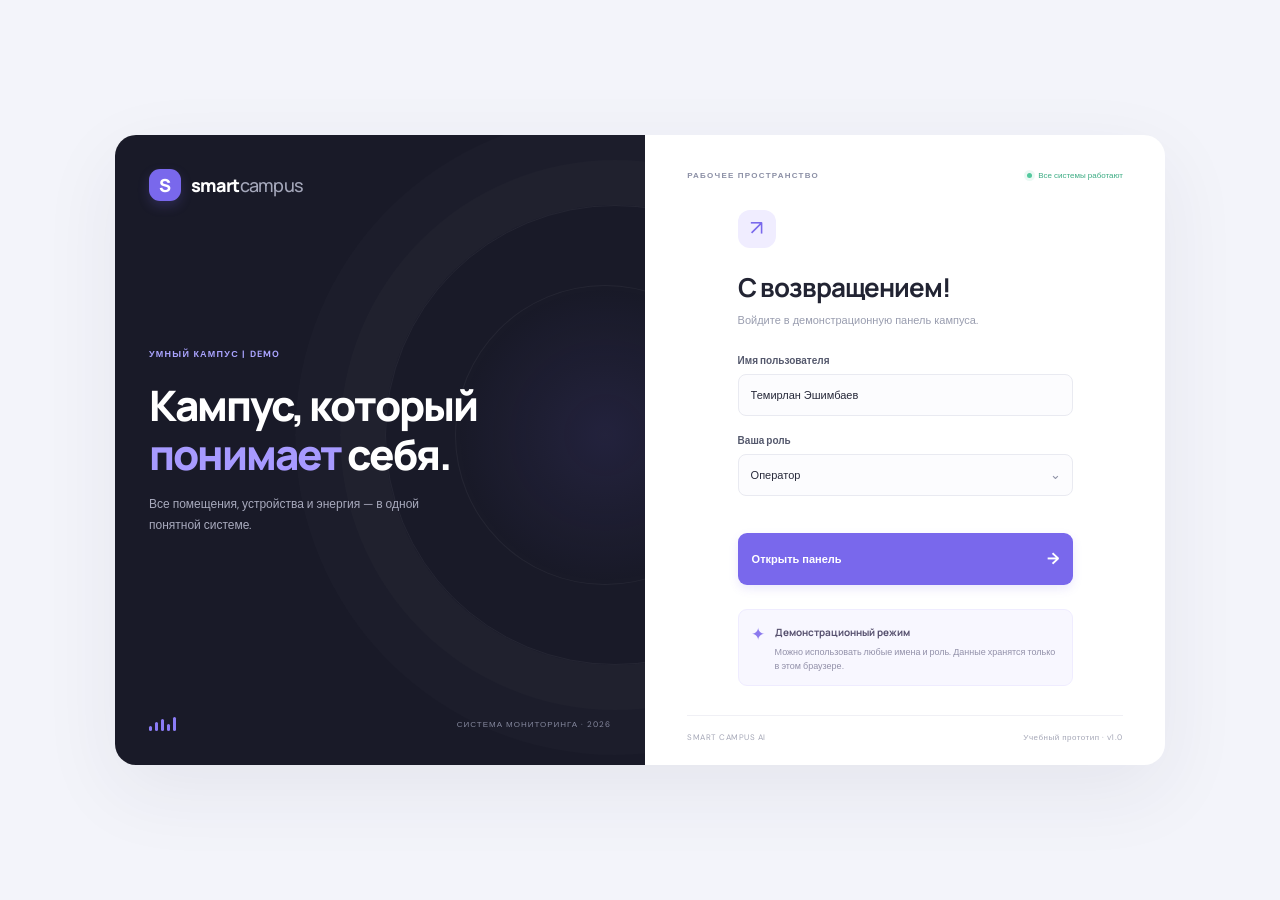
<file: index.html>
<!doctype html>
<html lang="ru">
<head>
  <meta charset="utf-8"><meta name="viewport" content="width=device-width,initial-scale=1">
  <title>Smart Campus — Вход</title><link rel="preconnect" href="https://fonts.googleapis.com">
  <link href="https://fonts.googleapis.com/css2?family=DM+Sans:wght@400;500;600;700&family=Manrope:wght@400;500;600;700;800&display=swap" rel="stylesheet">
  <link rel="stylesheet" href="assets/css/style.css">
</head>
<body class="login-body">
  <main class="login-wrap">
    <section class="login-art">
      <div class="brand brand-large"><span class="brand-mark">S</span><span>smart<span class="brand-light">campus</span></span></div>
      <div class="art-copy"><span class="eyebrow">УМНЫЙ КАМПУС | DEMO</span><h1>Кампус, который<br><em>понимает</em> себя.</h1><p>Все помещения, устройства и энергия — в одной понятной системе.</p></div>
      <div class="art-bottom"><div class="signal"><span></span><span></span><span></span><span></span><span></span></div><span>СИСТЕМА МОНИТОРИНГА · 2026</span></div>
      <div class="art-orb orb-one"></div><div class="art-orb orb-two"></div>
    </section>
    <section class="login-panel">
      <div class="login-top"><span class="eyebrow">РАБОЧЕЕ ПРОСТРАНСТВО</span><span class="status-pill"><i></i> Все системы работают</span></div>
      <div class="login-form-wrap"><div class="login-icon">↗</div><h2>С возвращением!</h2><p class="muted">Войдите в демонстрационную панель кампуса.</p>
        <form id="loginForm">
          <label for="userName">Имя пользователя</label><input id="userName" value="Темирлан Эшимбаев" autocomplete="username" required>
          <label for="userRole">Ваша роль</label><div class="select-wrap"><select id="userRole"><option>Администратор</option><option>Инжинер</option><option selected>Оператор</option></select><span>⌄</span></div>
          <button class="btn btn-primary btn-wide" type="submit">Открыть панель <span>→</span></button>
        </form>
        <div class="demo-note"><span>✦</span><div><b>Демонстрационный режим</b><p>Можно использовать любые имена и роль. Данные хранятся только в этом браузере.</p></div></div>
      </div>
      <div class="login-footer"><span>SMART CAMPUS AI</span><span>Учебный прототип · v1.0</span></div>
    </section>
  </main>
  <script src="assets/js/data.js"></script><script src="assets/js/storage.js"></script><script src="assets/js/login.js"></script>
</body></html>
</file>
<file: assets/css/style.css>
@import url('https://fonts.googleapis.com/css2?family=DM+Sans:wght@400;500;600;700&family=Manrope:wght@400;500;600;700;800&display=swap');
:root{--bg:#f6f7fb;--panel:#fff;--sidebar:#171923;--text:#222433;--muted:#85899d;--border:#eceef4;--purple:#7968ec;--purple-dark:#6655da;--green:#39b88d;--red:#e97769;--orange:#eaa36f;--blue:#6499e8;--shadow:0 4px 24px rgba(35,38,66,.035);--field:#fbfbfd}
*{box-sizing:border-box}body{margin:0;background:var(--bg);color:var(--text);font-family:'DM Sans',sans-serif;font-size:13px;line-height:1.5;transition:background .2s,color .2s}h1,h2,h3,b,strong{font-family:'Manrope','DM Sans',sans-serif}button,input,select,textarea{font:inherit}button,a,select{cursor:pointer}a{color:inherit;text-decoration:none}.light{--bg:#f7f8fc;--panel:#fff;--sidebar:#fff;--text:#222433;--muted:#85899d;--border:#e8eaf1;--field:#f8f9fc}.light .sidebar{border-right:1px solid var(--border);color:#252638}.light .brand-light{color:#7f8297}.light .nav-link{color:#777b90}.light .nav-link.active{background:#f0edff;color:#6b5be1}.light .campus-switch{background:#f8f8fc;border-color:#e9eaf2}.light .help-card{background:#f7f5ff;border-color:#ece8ff}.light .sidebar-user{border-color:var(--border)}.light .topbar{background:rgba(255,255,255,.9)}.light .sidebar .brand-mark{background:#7968ec}.light .sidebar .brand{color:#222433}
.brand{display:flex;align-items:center;gap:10px;font-family:'Manrope',sans-serif;font-weight:800;font-size:18px;letter-spacing:-.7px}.brand-light{font-weight:500;color:#a4a7ba}.brand-mark{width:32px;height:32px;border-radius:11px;background:#7968ec;color:#fff;display:inline-flex;align-items:center;justify-content:center;font-size:18px;font-weight:800;box-shadow:0 5px 12px #7968ec35}.sidebar{position:fixed;inset:0 auto 0 0;width:252px;background:var(--sidebar);color:#f7f7fc;padding:25px 16px 14px;display:flex;flex-direction:column;z-index:20}.sidebar .brand{padding:0 9px 29px}.campus-switch{display:flex;align-items:center;gap:10px;padding:12px 10px;background:#20222f;border:1px solid #2c2e3d;border-radius:12px;margin-bottom:28px}.campus-symbol{width:32px;height:32px;border-radius:9px;background:#37324f;color:#bcb2ff;display:grid;place-items:center;font-size:19px}.campus-switch b{display:block;font-size:11px;font-weight:700}.campus-switch small{display:block;color:#888da5;font-size:10px;margin-top:2px}.chevron{margin-left:auto;color:#83869a}.nav-label,.eyebrow{font-size:9px;letter-spacing:1.25px;font-weight:700;color:#8b8fa5}.nav-label{padding:0 10px 11px}.sidebar nav{display:flex;flex-direction:column;gap:5px}.nav-link{height:42px;display:flex;align-items:center;gap:12px;padding:0 11px;border-radius:9px;color:#9a9db0;font-weight:500;font-size:12px;transition:.18s}.nav-link:hover{background:#222431;color:#fff}.nav-link.active{background:#302b4e;color:#c4bbff;font-weight:600}.nav-icon{font-size:17px;width:20px;text-align:center}.nav-count{margin-left:auto;min-width:20px;text-align:center;background:#49405f;color:#e4dcff;border-radius:6px;padding:1px 5px;font-size:10px}.sidebar-bottom{margin-top:auto}.help-card{border:1px solid #303143;background:#20212e;border-radius:12px;padding:14px;margin:12px 0 15px}.help-star{color:#b8adff;font-size:18px;margin-bottom:7px}.help-card b{font-size:11px}.help-card p{font-size:10px;color:#999db0;line-height:1.6;margin:5px 0 10px}.text-button{border:0;background:none;padding:0;color:#c6bdff;font-weight:600;font-size:10px}.text-button span{margin-left:5px}.sidebar-user{border-top:1px solid #2e3040;padding:14px 4px 0;display:flex;align-items:center;gap:9px}.avatar,.top-avatar{width:31px;height:31px;border-radius:10px;background:#f1c5a4;color:#573f35;display:grid;place-items:center;font-weight:700}.user-copy{min-width:0;flex:1}.user-copy b{font-size:10px;display:block;overflow:hidden;text-overflow:ellipsis;white-space:nowrap}.user-copy small{font-size:10px;color:#85899d}.logout{font-size:18px;color:#8c90a5;padding:5px}.main{margin-left:252px;min-height:100vh}.topbar{height:67px;position:sticky;top:0;z-index:10;background:rgba(246,247,251,.92);backdrop-filter:blur(16px);border-bottom:1px solid var(--border);display:flex;align-items:center;justify-content:space-between;padding:0 36px}.crumb{font-size:11px;color:var(--muted)}.crumb span{padding:0 10px;color:#c4c7d3}.crumb b{color:var(--text);font-weight:600}.top-actions{display:flex;align-items:center;gap:17px}.live-indicator{font-size:10px;color:var(--muted);display:flex;align-items:center;gap:7px}.live-indicator i,.status-pill i{width:6px;height:6px;border-radius:50%;background:#54c99e;display:inline-block;box-shadow:0 0 0 3px #54c99e1e}.icon-button{position:relative;width:31px;height:31px;border:1px solid var(--border);background:var(--panel);color:var(--muted);border-radius:9px;font-size:17px}.notif-dot{position:absolute;right:6px;top:5px;width:5px;height:5px;background:#ee8c78;border-radius:50%;border:1px solid var(--panel)}.top-avatar{width:30px;height:30px;border-radius:9px;background:#d4d1ff;color:#5749bc}.page-content{padding:31px 36px 18px;max-width:1600px;margin:auto}.page-heading{display:flex;justify-content:space-between;align-items:flex-end;margin-bottom:25px;gap:15px}.page-heading .eyebrow{margin-bottom:7px}.page-heading h1{font-size:26px;letter-spacing:-1.1px;margin:0;font-weight:800}.page-heading p{color:var(--muted);font-size:12px;margin:5px 0 0}.btn{border:1px solid transparent;border-radius:9px;padding:10px 14px;font-size:11px;font-weight:700;display:inline-flex;align-items:center;justify-content:center;gap:9px;transition:transform .15s,background .15s}.btn:active{transform:scale(.98)}.btn-primary{background:var(--purple);color:white;box-shadow:0 4px 10px #7968ec25}.btn-primary:hover{background:var(--purple-dark)}.btn-secondary{background:var(--panel);border-color:var(--border);color:var(--text)}.btn-secondary:hover{border-color:#c9c2ff}.btn-small{padding:7px 10px;font-size:10px}.btn-danger-outline{background:var(--panel);border:1px solid #f1c9c5;color:#d7655a;border-radius:8px;padding:9px 12px;font-size:11px;font-weight:700}.btn-wide{width:100%;margin-top:20px;padding:13px}.btn-wide span{margin-left:auto;font-size:16px}.kpi-grid{display:grid;grid-template-columns:repeat(4,minmax(0,1fr));gap:15px;margin-bottom:18px}.kpi-card,.panel{background:var(--panel);border:1px solid var(--border);border-radius:13px;box-shadow:var(--shadow)}.kpi-card{padding:17px 18px 14px;min-width:0}.kpi-top{display:flex;align-items:center;justify-content:space-between;color:var(--muted);font-size:11px;font-weight:500}.kpi-icon{width:31px;height:31px;border-radius:10px;display:grid;place-items:center;font-size:17px}.lilac{background:#f0edff;color:#8372eb}.mint{background:#e4f8f0;color:#3ab68c}.peach{background:#fff0e6;color:#e99562}.blue{background:#e9f1ff;color:#6698e7}.kpi-value{font-family:'Manrope',sans-serif;font-size:28px;font-weight:800;letter-spacing:-1px;margin:9px 0 6px}.kpi-value small{font-size:11px;font-family:'DM Sans',sans-serif;font-weight:500;letter-spacing:0;color:#9b9eb0}.kpi-foot{display:flex;align-items:center;gap:6px;font-size:10px;color:var(--muted)}.trend{font-size:10px;font-weight:700;padding:3px 6px;border-radius:5px}.trend.up{background:#e9f8f1;color:#3da77f}.trend.down{background:#fff0ec;color:#db796c}.content-grid{display:grid;gap:17px;margin-bottom:18px}.dashboard-grid{grid-template-columns:minmax(0,1.8fr) minmax(260px,1fr)}.lower-grid{grid-template-columns:minmax(0,1.45fr) minmax(300px,1fr)}.panel{padding:19px 20px;min-width:0}.panel-head{display:flex;align-items:flex-start;justify-content:space-between;gap:10px;margin-bottom:16px}.panel-head h3,.settings-section h3{margin:0;font-size:13px;letter-spacing:-.2px;font-weight:800}.panel-head p,.settings-section>div>p{margin:4px 0 0;color:var(--muted);font-size:10px}.select-static{padding:7px 9px;border:1px solid var(--border);border-radius:7px;color:var(--muted);font-size:10px;white-space:nowrap}.chart-area{height:218px;position:relative}.chart-legend{display:flex;align-items:center;gap:15px;margin-top:10px;font-size:10px;color:var(--muted);flex-wrap:wrap}.chart-legend>span{display:flex;align-items:center;gap:6px}.legend-dot{width:7px;height:7px;border-radius:50%;display:inline-block}.dot-violet{background:#8b7cf6}.dot-green{background:#5cc9a7}.dot-orange{background:#f5a76e}.chart-total{margin-left:auto}.chart-total b{color:var(--text);margin-left:4px}.plain-link{font-size:10px;color:var(--purple);font-weight:700;white-space:nowrap}.device-ring-wrap{display:flex;justify-content:center;padding:9px 0 15px}.device-ring{width:146px;height:146px;border-radius:50%;background:conic-gradient(#5cc9a7 calc(var(--pct)*1%),#f0f0f6 0);display:grid;place-items:center;position:relative}.device-ring:before{content:"";position:absolute;inset:10px;background:var(--panel);border-radius:50%}.device-ring>div{z-index:1;text-align:center}.device-ring strong{font-family:'Manrope';font-size:30px;letter-spacing:-1px;display:block}.device-ring strong small{font-size:14px}.device-ring span{font-size:10px;color:var(--muted)}.device-status-list>div{display:flex;justify-content:space-between;padding:9px 0;border-top:1px solid var(--border);font-size:10px}.device-status-list>div span{color:var(--muted)}.status-dot{display:inline-block;width:7px;height:7px;border-radius:50%;margin-right:7px}.green-dot{background:#5cc9a7}.red-dot{background:#f18b7c}.yellow-dot{background:#efc46e}.table-wrap{overflow-x:auto}table{width:100%;border-collapse:collapse;text-align:left;white-space:nowrap}th{font-size:9px;text-transform:uppercase;letter-spacing:.6px;color:#9a9daf;font-weight:700;padding:11px 10px;border-bottom:1px solid var(--border)}td{padding:12px 10px;border-bottom:1px solid var(--border);font-size:10px;color:var(--text)}tbody tr:last-child td{border-bottom:0}tbody tr:hover{background:color-mix(in srgb,var(--purple) 3%,transparent)}.room-id{font-weight:700;font-size:11px}.sub-cell{display:block;color:var(--muted);font-size:9px;margin-top:3px;max-width:190px;overflow:hidden;text-overflow:ellipsis}.pill{display:inline-flex;align-items:center;gap:5px;padding:4px 7px;border-radius:6px;font-size:9px;font-weight:700;white-space:nowrap}.pill i{width:5px;height:5px;border-radius:50%;background:currentColor}.pill.good{color:#329e79;background:#e9f8f1}.pill.warn{color:#bc8833;background:#fff6e3}.pill.bad{color:#d5655a;background:#fff0ed}.pill.info{color:#638cd5;background:#edf3ff}.alert-item{display:flex;gap:10px;padding:12px 0;border-top:1px solid var(--border)}.alert-icon{flex-shrink:0;width:30px;height:30px;display:grid;place-items:center;border-radius:9px;font-weight:800;font-size:13px}.alert-icon.danger{background:#fff0ed;color:#de796d}.alert-icon.warning{background:#fff6e3;color:#c2923f}.alert-copy{min-width:0}.alert-copy b{font-size:10px;display:block}.alert-copy p{font-size:10px;color:var(--muted);margin:3px 0}.alert-copy small{font-size:9px;color:#a4a7b6}.app-footer{display:flex;justify-content:space-between;gap:10px;color:#a1a4b5;font-size:9px;padding:15px 2px 0}.footer-dot{padding:0 5px}.footer-green{display:inline-block;width:6px;height:6px;background:#5cc9a7;border-radius:50%;margin-right:5px}.toolbar{display:flex;gap:9px;align-items:center;margin-bottom:15px;flex-wrap:wrap}.search-field{height:34px;border:1px solid var(--border);background:var(--field);border-radius:8px;display:flex;align-items:center;gap:7px;padding:0 10px;min-width:220px;flex:1}.search-field span{font-size:19px;color:#a0a3b5}.search-field input{border:0;outline:0;background:transparent;color:var(--text);width:100%;font-size:10px}.filter-select,.inline-status{height:34px;border:1px solid var(--border);background:var(--panel);color:var(--text);border-radius:8px;padding:0 10px;font-size:10px;max-width:190px}.results-count{font-size:10px;color:var(--muted);white-space:nowrap}.value-hot{color:#d76e61;font-weight:700}.sensor-id{font-size:10px;font-weight:700;color:#7567dc}.device-type-icon{display:inline-grid;place-items:center;width:23px;height:23px;background:#f0edff;border-radius:7px;color:#7968ec;margin-right:7px;font-size:14px}.empty-cell{text-align:center;color:var(--muted);padding:35px}.info-strip{display:flex;align-items:center;gap:10px;background:#f0edff70;border:1px solid #e7e1ff;border-radius:9px;padding:10px 13px;margin-top:14px;color:#7b72a6}.info-icon{font-size:16px}.info-strip p{font-size:10px;margin:0}.incident-summary{display:grid;grid-template-columns:repeat(3,1fr);gap:13px;margin-bottom:17px}.mini-stat{background:var(--panel);border:1px solid var(--border);border-radius:12px;padding:14px 16px;display:flex;align-items:center;gap:12px}.mini-stat-icon{width:34px;height:34px;border-radius:10px;display:grid;place-items:center;font-size:16px}.mini-stat small{display:block;color:var(--muted);font-size:10px}.mini-stat b{font-size:21px;line-height:1.2}.incident-title{font-weight:700;font-size:10px;max-width:220px;overflow:hidden;text-overflow:ellipsis}.inline-status{height:27px;max-width:115px;padding:0 7px}.table-action{border:0;background:transparent;color:#8e91a5;font-size:16px;padding:4px}.table-action:hover{color:var(--purple)}.analytics-intro{display:flex;align-items:center;gap:13px;padding:16px 18px;background:linear-gradient(105deg,#eeebff,#f7f5ff);border:1px solid #e7e1ff;border-radius:12px;margin-bottom:17px;color:#4d467e}.ai-badge{width:37px;height:37px;border-radius:11px;background:#fff;color:#7968ec;display:grid;place-items:center;font-size:21px;flex-shrink:0}.analytics-intro b{font-size:12px}.analytics-intro p{font-size:10px;margin:3px 0 0;color:#827ba6}.analysis-date{margin-left:auto;font-size:9px;white-space:nowrap;color:#8d86b1}.analytics-kpis{grid-template-columns:repeat(3,minmax(0,1fr))}.analytics-grid{grid-template-columns:1fr 1fr}.chart-medium{height:225px}.anomalies-panel{margin-bottom:18px}.anomaly-row{display:flex;align-items:center;gap:12px;padding:14px 0;border-top:1px solid var(--border)}.anomaly-mark{width:30px;height:30px;border-radius:9px;display:grid;place-items:center;font-weight:800;flex-shrink:0}.anomaly-mark.critical{background:#fff0ed;color:#d7655a}.anomaly-mark.warning{background:#fff6e3;color:#bc8833}.anomaly-main{min-width:0;flex:1}.anomaly-title{display:flex;align-items:center;gap:8px;flex-wrap:wrap}.anomaly-title b{font-size:10px}.anomaly-main p{font-size:9px;color:var(--muted);margin:4px 0}.anomaly-main small{font-size:10px;color:#777b91}.method-note{background:var(--field);border-radius:8px;padding:12px 14px;margin-top:10px}.method-note b{font-size:10px}.method-note p{font-size:10px;color:var(--muted);margin:4px 0 0}.empty-state{text-align:center;padding:28px;color:var(--muted)}.notification-toolbar{display:flex;justify-content:space-between;align-items:center;margin-bottom:13px;color:var(--muted);font-size:11px}.notification-toolbar b{color:var(--text)}.notifications-list{padding:5px 20px}.notification-row{display:flex;align-items:center;gap:12px;padding:15px 0;border-bottom:1px solid var(--border)}.notification-row:last-child{border:0}.notification-row .alert-copy{flex:1}.notification-unread{width:6px;height:6px;border-radius:50%;background:#7968ec}.settings-layout{display:grid;grid-template-columns:minmax(0,1.7fr) minmax(230px,.8fr);gap:17px}.settings-panel{padding:0 22px}.settings-section{display:grid;grid-template-columns:1fr 1.2fr;gap:25px;padding:23px 0}.settings-divider{border-top:1px solid var(--border)}.theme-options{display:flex;gap:10px}.theme-option{background:var(--panel);border:1px solid var(--border);border-radius:10px;padding:8px;width:110px;text-align:left;color:var(--text)}.theme-option.chosen{border:1.5px solid var(--purple);box-shadow:0 0 0 2px #7968ec12}.theme-preview{height:48px;border-radius:6px;display:grid;place-items:center;font-size:24px;margin-bottom:7px}.dark-preview{background:#222431;color:#bcb2ff}.light-preview{background:#f1f2f7;color:#7968ec}.theme-option b{font-size:10px}.settings-fields{display:flex;flex-direction:column;gap:11px;align-items:flex-start}.settings-fields label{width:100%;font-size:10px;color:var(--muted)}.settings-fields input{display:block;margin-top:5px;width:100%;border:1px solid var(--border);border-radius:8px;background:var(--field);color:var(--text);padding:9px 10px;outline:none;font-size:11px}.settings-fields input:focus,.login-form-wrap input:focus{border-color:#a79cff;box-shadow:0 0 0 3px #7968ec15}.settings-fields input:disabled{opacity:.5}.reset-warning{display:flex;gap:9px;background:#fff7e9;color:#aa8547;padding:10px;border-radius:8px;font-size:10px}.reset-warning p{margin:0}.about-panel{text-align:center;padding:25px 20px;align-self:start}.about-logo{display:flex;justify-content:center;margin:0 auto 12px}.about-logo .brand-mark{width:42px;height:42px;border-radius:13px;font-size:23px}.about-panel h3{margin:0;font-size:14px}.about-panel>p{font-size:10px;color:var(--muted);max-width:210px;margin:6px auto 22px}.about-meta{display:flex;justify-content:space-between;border-top:1px solid var(--border);padding:11px 0;font-size:10px}.about-meta span{color:var(--muted)}.about-meta b{font-size:10px}.about-foot{border-top:1px solid var(--border);padding-top:14px;color:var(--muted);font-size:10px}.modal-backdrop{position:fixed;inset:0;background:#14152285;z-index:50;display:grid;place-items:center;padding:20px;backdrop-filter:blur(4px)}.modal{width:min(520px,100%);max-height:90vh;overflow:auto;background:var(--panel);border:1px solid var(--border);border-radius:16px;padding:23px;box-shadow:0 25px 80px #15162530}.modal-head{display:flex;justify-content:space-between;align-items:flex-start;margin-bottom:20px}.modal-head .eyebrow{color:var(--purple)}.modal-head h2{font-size:21px;margin:4px 0 0;letter-spacing:-.7px}.modal-close{width:30px;height:30px;border:1px solid var(--border);background:var(--field);color:var(--muted);border-radius:8px;font-size:20px}.modal form label,.login-form-wrap label{display:block;font-size:10px;color:var(--muted);font-weight:600;margin-bottom:13px}.modal input,.modal select,.modal textarea,.select-wrap select{display:block;width:100%;margin-top:6px;padding:10px 11px;border:1px solid var(--border);border-radius:8px;background:var(--field);color:var(--text);outline:none;font-size:11px;resize:vertical}.modal input:focus,.modal textarea:focus,.modal select:focus{border-color:#a79cff}.form-row{display:grid;grid-template-columns:1fr 1fr;gap:12px}.modal-actions{display:flex;justify-content:flex-end;gap:8px;padding-top:8px}.toast-root{position:fixed;bottom:22px;right:24px;z-index:80}.toast{display:flex;align-items:center;gap:10px;padding:12px 16px;background:#222431;color:white;border-radius:10px;box-shadow:0 10px 35px #1113;font-size:11px;animation:toastIn .2s ease}.toast span{display:grid;place-items:center;width:20px;height:20px;background:#3cae87;border-radius:50%}@keyframes toastIn{from{transform:translateY(8px);opacity:0}to{transform:translateY(0);opacity:1}}.mobile-menu{display:none}
.login-body{background:#f3f4fa;min-height:100vh;display:grid;place-items:center;padding:28px}.login-wrap{display:grid;grid-template-columns:1.02fr 1fr;max-width:1050px;width:100%;min-height:630px;background:white;border-radius:21px;overflow:hidden;box-shadow:0 25px 80px #27274c12}.login-art{position:relative;overflow:hidden;background:#191a28;color:white;padding:34px;display:flex;flex-direction:column;justify-content:space-between}.brand-large{position:relative;z-index:2}.art-copy{position:relative;z-index:2;margin:0 0 25px}.art-copy .eyebrow{color:#aaa4ff}.art-copy h1{font-size:42px;line-height:1.17;letter-spacing:-2px;margin:18px 0 15px;font-weight:800}.art-copy h1 em{font-style:normal;color:#a79aff}.art-copy p{color:#a8aabd;font-size:12px;max-width:270px;line-height:1.8}.art-bottom{display:flex;align-items:center;justify-content:space-between;color:#85889e;font-size:8px;letter-spacing:1px;position:relative;z-index:2}.signal{display:flex;align-items:flex-end;gap:3px;height:15px}.signal span{width:3px;border-radius:2px;background:#8b7cf6}.signal span:nth-child(1){height:5px}.signal span:nth-child(2){height:9px}.signal span:nth-child(3){height:12px}.signal span:nth-child(4){height:7px}.signal span:nth-child(5){height:14px}.art-orb{position:absolute;border:1px solid #ffffff0d;border-radius:50%;pointer-events:none}.orb-one{width:460px;height:460px;right:-200px;top:70px;box-shadow:0 0 0 45px #ffffff04,0 0 0 90px #ffffff03}.orb-two{width:300px;height:300px;right:-110px;top:150px;background:radial-gradient(circle,#7968ec1b,transparent 70%)}.login-panel{padding:34px 42px 22px;display:flex;flex-direction:column}.login-top{display:flex;justify-content:space-between;align-items:center;gap:8px}.login-top .eyebrow{font-size:8px}.status-pill{font-size:8px;color:#3aab82;display:flex;align-items:center;gap:6px;white-space:nowrap}.status-pill i{width:5px;height:5px}.login-form-wrap{max-width:335px;width:100%;margin:auto}.login-icon{width:38px;height:38px;border-radius:12px;background:#f0edff;color:#7968ec;display:grid;place-items:center;font-size:21px;margin-bottom:20px}.login-form-wrap h2{font-size:26px;letter-spacing:-1px;margin:0 0 5px}.muted{color:#999daf;font-size:11px;margin:0 0 25px}.login-form-wrap label{color:#55596d;margin:0 0 6px}.login-form-wrap input,.select-wrap select{width:100%;height:42px;padding:0 12px;border:1px solid #e9eaf1;border-radius:8px;background:#fcfcfe;color:#27293a;outline:none;margin-bottom:17px;font-size:11px}.select-wrap{position:relative}.select-wrap select{appearance:none}.select-wrap>span{position:absolute;right:12px;top:11px;color:#9093a7;pointer-events:none}.demo-note{display:flex;gap:10px;padding:12px;background:#f8f7ff;border:1px solid #efecff;border-radius:9px;margin-top:24px}.demo-note>span{color:#8c7aee;font-size:17px}.demo-note b{font-size:10px;color:#57516f}.demo-note p{font-size:9px;color:#9290a9;margin:3px 0 0;line-height:1.6}.login-footer{display:flex;justify-content:space-between;border-top:1px solid #f0f0f5;padding-top:15px;color:#a4a6b6;font-size:8px;letter-spacing:.5px}.boot{height:100vh;display:flex;align-items:center;justify-content:center;gap:12px;color:var(--muted)}.boot .brand-mark{width:28px;height:28px}
@media(max-width:1200px){.sidebar{width:220px}.main{margin-left:220px}.page-content{padding:25px 23px}.topbar{padding:0 23px}.kpi-grid{gap:10px}.kpi-card{padding:14px}.dashboard-grid{grid-template-columns:minmax(0,1.5fr) minmax(235px,1fr)}.lower-grid{grid-template-columns:1fr}.login-wrap{max-width:900px}.login-panel{padding:30px}}
@media(max-width:900px){.sidebar{transform:translateX(-100%);transition:transform .22s;box-shadow:15px 0 40px #1112}.sidebar.sidebar-open{transform:translateX(0)}.main{margin-left:0}.mobile-menu{display:block;border:1px solid var(--border);background:var(--panel);color:var(--text);border-radius:8px;width:31px;height:31px;margin-right:12px}.topbar{justify-content:flex-start}.crumb{flex:1}.top-actions{gap:9px}.dashboard-grid{grid-template-columns:1fr 1fr}.kpi-grid{grid-template-columns:repeat(2,minmax(0,1fr))}.settings-layout{grid-template-columns:1fr}.about-panel{max-width:none}.login-wrap{min-height:580px}.login-art{padding:28px}.art-copy h1{font-size:35px}.login-panel{padding:26px}}
@media(max-width:620px){.page-content{padding:22px 14px 14px}.topbar{height:58px;padding:0 14px}.live-indicator{display:none}.top-actions{margin-left:auto}.page-heading{align-items:flex-start;flex-direction:column;margin-bottom:19px}.page-heading h1{font-size:24px}.kpi-grid{gap:9px}.kpi-card{padding:12px}.kpi-value{font-size:24px}.kpi-top{font-size:10px}.kpi-icon{width:28px;height:28px}.dashboard-grid,.analytics-grid{grid-template-columns:1fr}.panel{padding:15px 13px}.chart-area{height:205px}.chart-legend{gap:9px}.chart-total{margin-left:0}.app-footer{flex-direction:column;gap:6px}.toolbar{align-items:stretch}.search-field{min-width:100%;flex:auto}.filter-select{flex:1;max-width:none;min-width:0}.results-count{align-self:center}.incident-summary{gap:7px}.mini-stat{padding:11px 8px;gap:7px}.mini-stat-icon{width:28px;height:28px}.mini-stat small{font-size:9px}.mini-stat b{font-size:18px}.analytics-intro{align-items:flex-start;padding:12px}.analysis-date{display:none}.anomaly-row{align-items:flex-start;flex-wrap:wrap}.anomaly-main{width:calc(100% - 45px);flex:auto}.anomaly-row .btn{margin-left:42px}.settings-section{grid-template-columns:1fr;gap:14px;padding:19px 0}.settings-fields{max-width:none}.form-row{grid-template-columns:1fr;gap:0}.modal{padding:18px}.login-body{padding:0;background:#fff}.login-wrap{display:flex;flex-direction:column;min-height:100vh;border-radius:0;box-shadow:none}.login-art{min-height:255px;padding:24px}.art-copy{margin:28px 0 0}.art-copy h1{font-size:29px;margin:10px 0}.art-copy p{margin:0;font-size:10px}.art-bottom{display:none}.login-panel{padding:23px 24px 17px;flex:1}.login-top .eyebrow{font-size:7px}.login-form-wrap{margin:35px auto;max-width:420px}.login-form-wrap h2{font-size:24px}.login-footer{margin-top:auto}.login-icon{margin-bottom:14px}.demo-note{margin-top:15px}.lower-grid{grid-template-columns:1fr}.notification-toolbar{gap:8px}.notifications-list{padding:4px 12px}}
@media(min-width:621px) and (max-width:900px){.login-wrap{grid-template-columns:.8fr 1fr}.login-art{padding:25px}.login-panel{padding:24px}.art-copy h1{font-size:30px}.login-form-wrap{margin:35px auto}}
</file>
